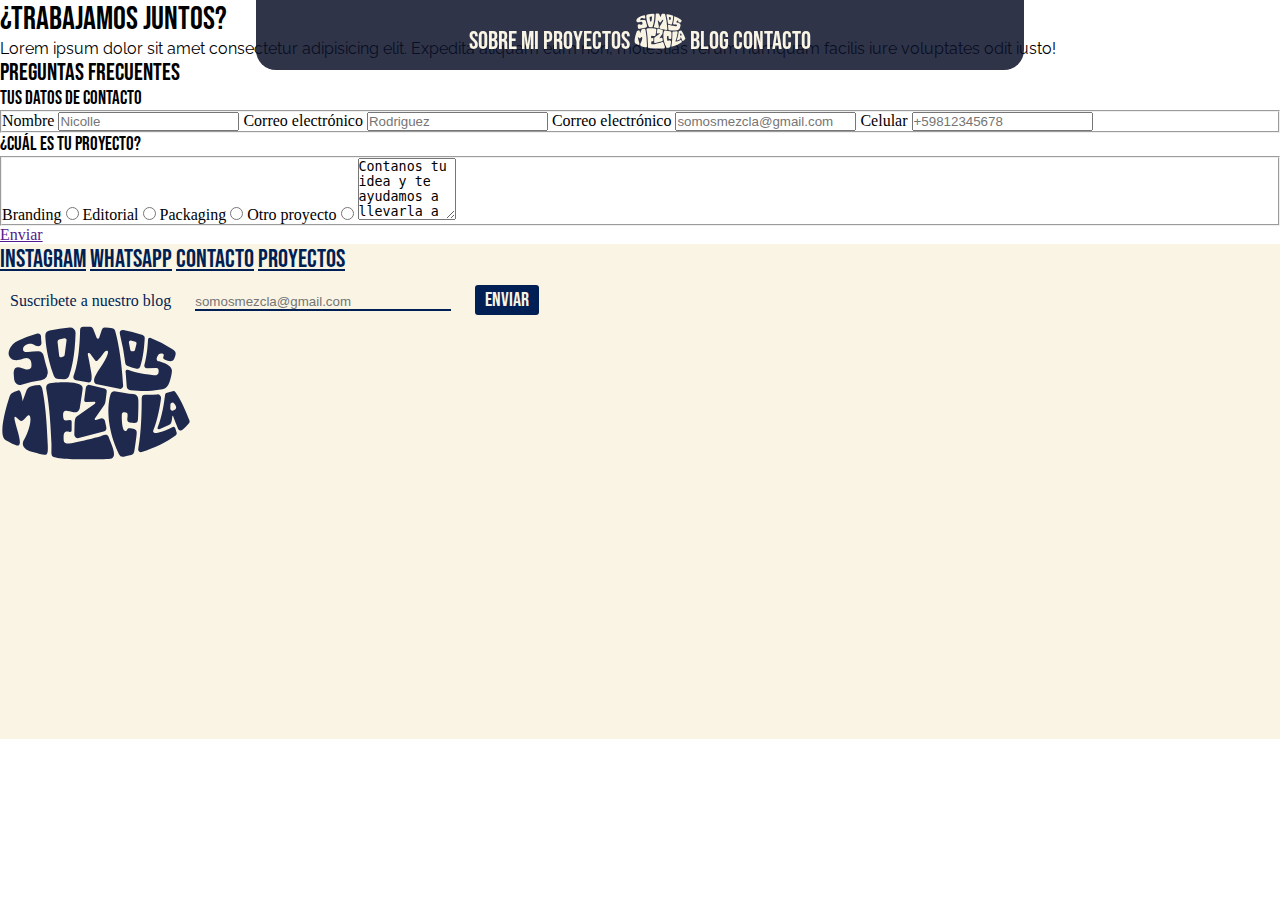
<file: html/contacto.html>
<!DOCTYPE html>
<html lang="spa">
<head>
    <meta charset="UTF-8">
    <meta name="viewport" content="width=device-width, initial-scale=1.0">
    <title>Contacto | Somos Mezcla</title>
    <meta name="description" content="sitio web y portfolio de diseñadora gráfica">
    <meta name="keywords" content="diseño diseñografico grafico portfolio">
    <meta name="author" content="Nicolle Rodriguez">
    <link rel="stylesheet" href="../styles/styles.css">
    <link rel="preconnect" href="https://fonts.googleapis.com">
    <link rel="preconnect" href="https://fonts.gstatic.com" crossorigin>
    <link href="https://fonts.googleapis.com/css2?family=Raleway:ital,wght@0,100..900;1,100..900&display=swap" rel="stylesheet">
    <link rel="preconnect" href="https://fonts.googleapis.com">
    <link rel="preconnect" href="https://fonts.gstatic.com" crossorigin>
    <link href="https://fonts.googleapis.com/css2?family=Bebas+Neue&display=swap" rel="stylesheet">

    <link href="https://cdn.jsdelivr.net/npm/bootstrap@5.3.5/dist/css/bootstrap.min.css" rel="stylesheet" integrity="sha384-SgOJa3DmI69IUzQ2PVdRZhwQ+dy64/BUtbMJw1MZ8t5HZApcHrRKUc4W0kG879m7" crossorigin="anonymous">
</head>

<body>
    <header id="contact">
        <nav id="nav">
            <article>
                <a href="../index.html">SOBRE MI</a>
                <a href="./proyectos.html">PROYECTOS</a>
                <a href="../index.html"> <img src="../img/logo_principal_05.svg" alt=""> </a>
                <a href="">BLOG</a>
                <a href="./contacto.html" target="_blank">CONTACTO</a>
            </article>        
        </nav>
        
        <section>
            <h1>¿Trabajamos juntos?</h1>
            <p>Lorem ipsum dolor sit amet consectetur adipisicing elit. Expedita aliquam eum non, molestias rerum numquam facilis iure voluptates odit iusto!</p>
        </section>  
    </header>

    <main>
        <section class="FAQ">
            <h2>Preguntas frecuentes</h2>
            <div>
                
            </div>
        </section>

        <section>
            <form action="">
                <div class="datos">
                    <h3>Tus datos de contacto</h3>
                    <fieldset>
                        <label for="name">Nombre</label>
                        <input id="name" type="text" placeholder="Nicolle">

                        <label for="surname">Correo electrónico</label>
                        <input id="surname" type="text" placeholder="Rodriguez">
                            
                        <label for="mail">Correo electrónico</label>
                        <input id="mail" type="email" placeholder="somosmezcla@gmail.com">

                        <label for="phone">Celular</label>
                        <input id="phone" type="number" placeholder="+59812345678">
                    </fieldset>
                </div>

                <div class="tipo-proyecto">
                    <h3>¿Cuál es tu proyecto?</h3>
                    <fieldset>
                        <label for="branding">Branding</label>
                        <input id="branding" type="radio">

                        <label for="editorial">Editorial</label>
                        <input id="editorial" type="radio">

                        <label for="packaging">Packaging</label>
                        <input id="packaging" type="radio">

                        <label for="other">Otro proyecto</label>
                        <input id="other" type="radio">
                        <label for="textarea">
                            <textarea name="mensaje" id="" cols="10" rows="4">Contanos tu idea y te ayudamos a llevarla a cabo</textarea>
                        </label> 
                    </fieldset>
                </div>
                <a href="" class="button">Enviar</a>        
            </form>       
        </section>
    </main>

    <footer>
        <div>
            <a href="">INSTAGRAM</a>
            <a href="">WHATSAPP</a>
            <a href="./html/contacto.html" target="_blank">CONTACTO</a>
            <a href="./html/proyectos.html">PROYECTOS</a>
        </div>

        <div>
            <div> 
                <form action="">
                    <label for="mail">Suscribete a nuestro blog</label>
                    <input id="mail" type="email" placeholder="somosmezcla@gmail.com" class="mail">
        
                    <input type="submit" value="Enviar" class="button02">
                </form>
            </div>
        </div>

        <a href="#home"><img src="../img/logo_principal_02.svg" alt="logo-empresa"></a>
    </footer>

    <script src="https://cdn.jsdelivr.net/npm/bootstrap@5.3.5/dist/js/bootstrap.bundle.min.js" integrity="sha384-k6d4wzSIapyDyv1kpU366/PK5hCdSbCRGRCMv+eplOQJWyd1fbcAu9OCUj5zNLiq" crossorigin="anonymous"></script>
</body>
</html>
</file>
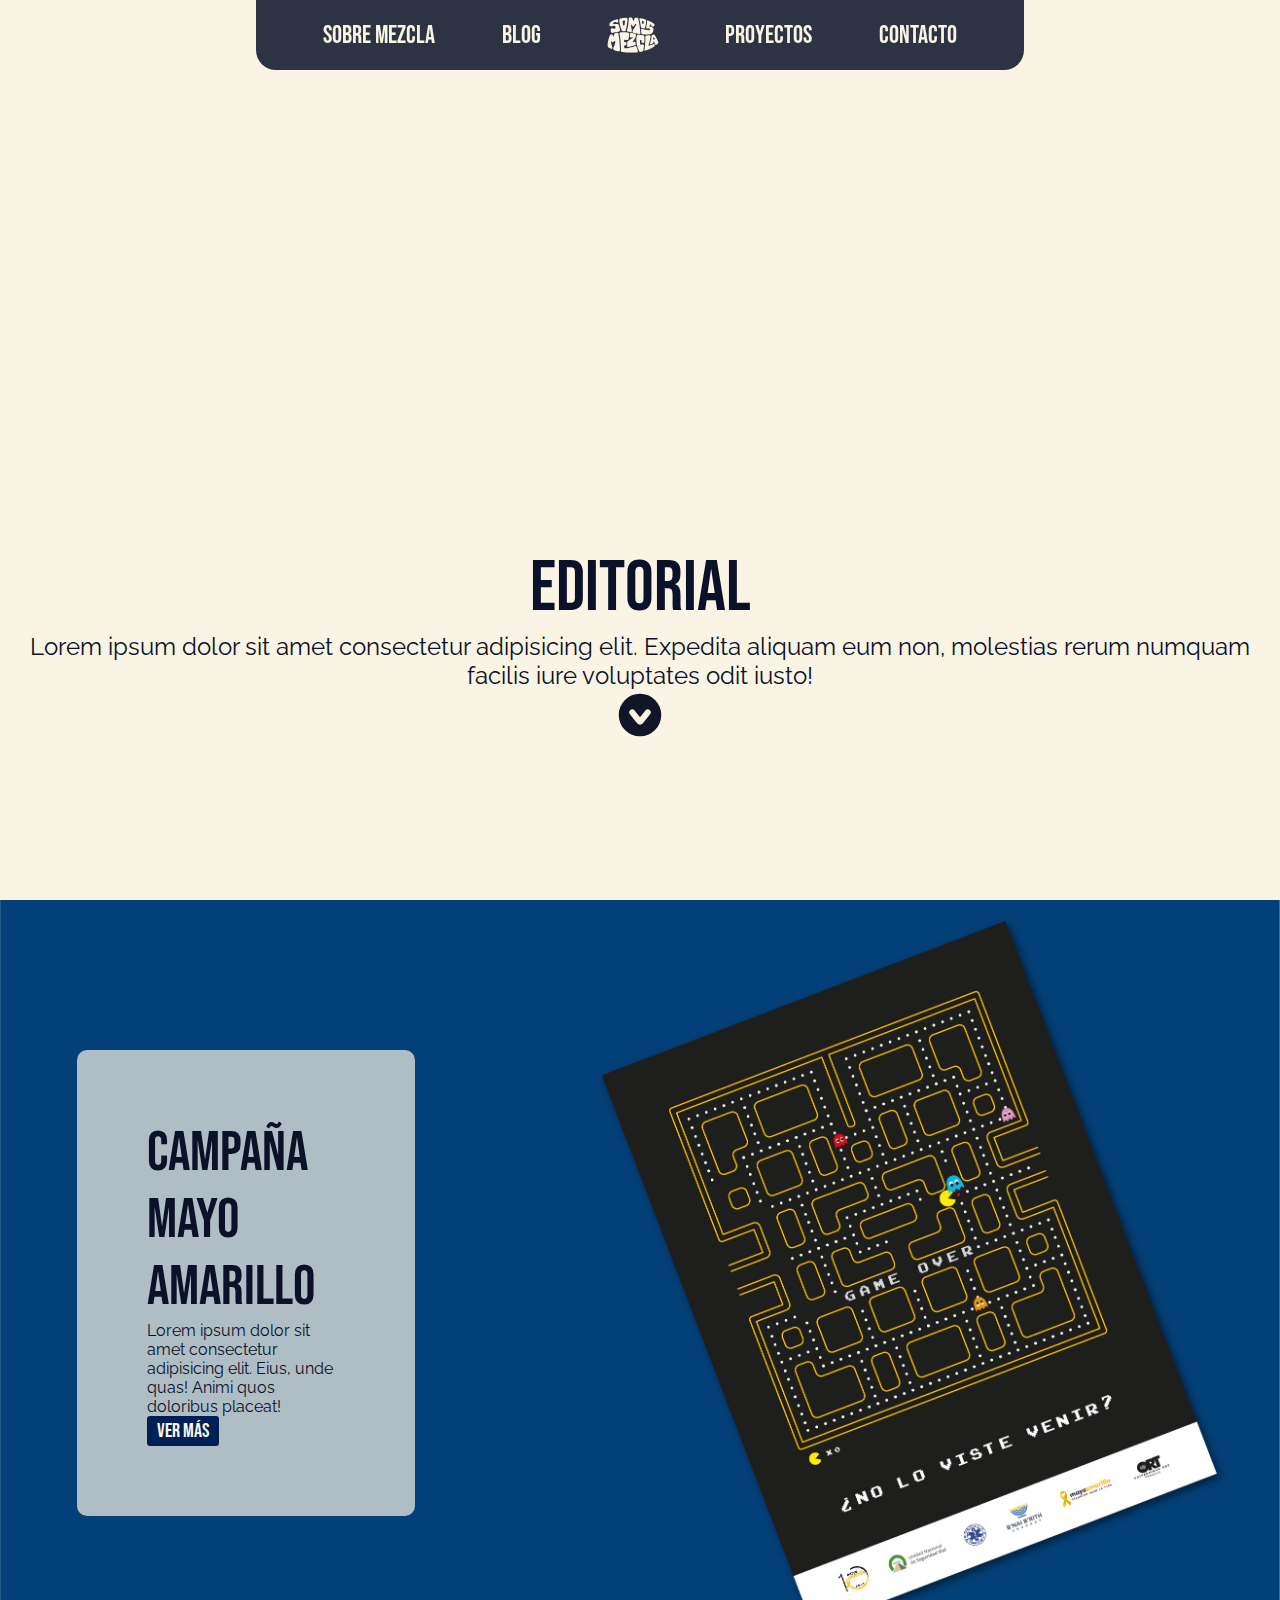
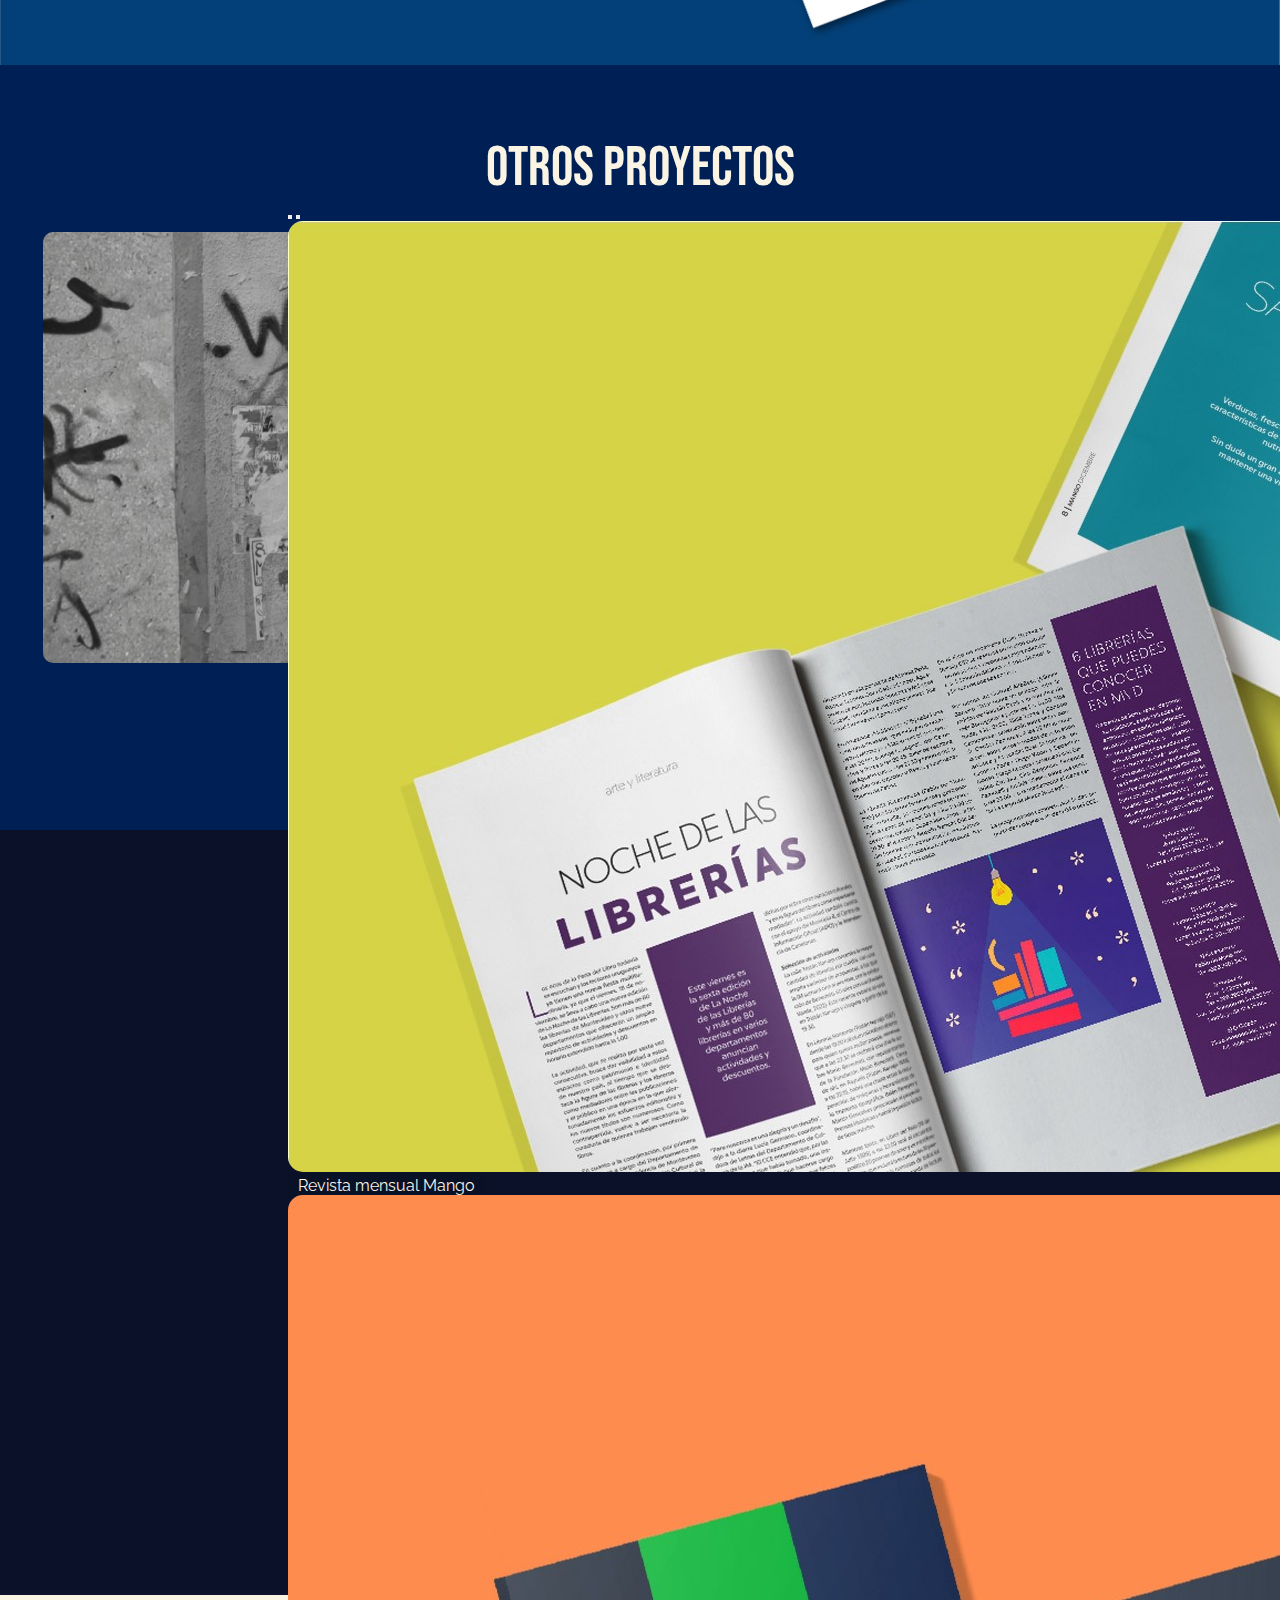
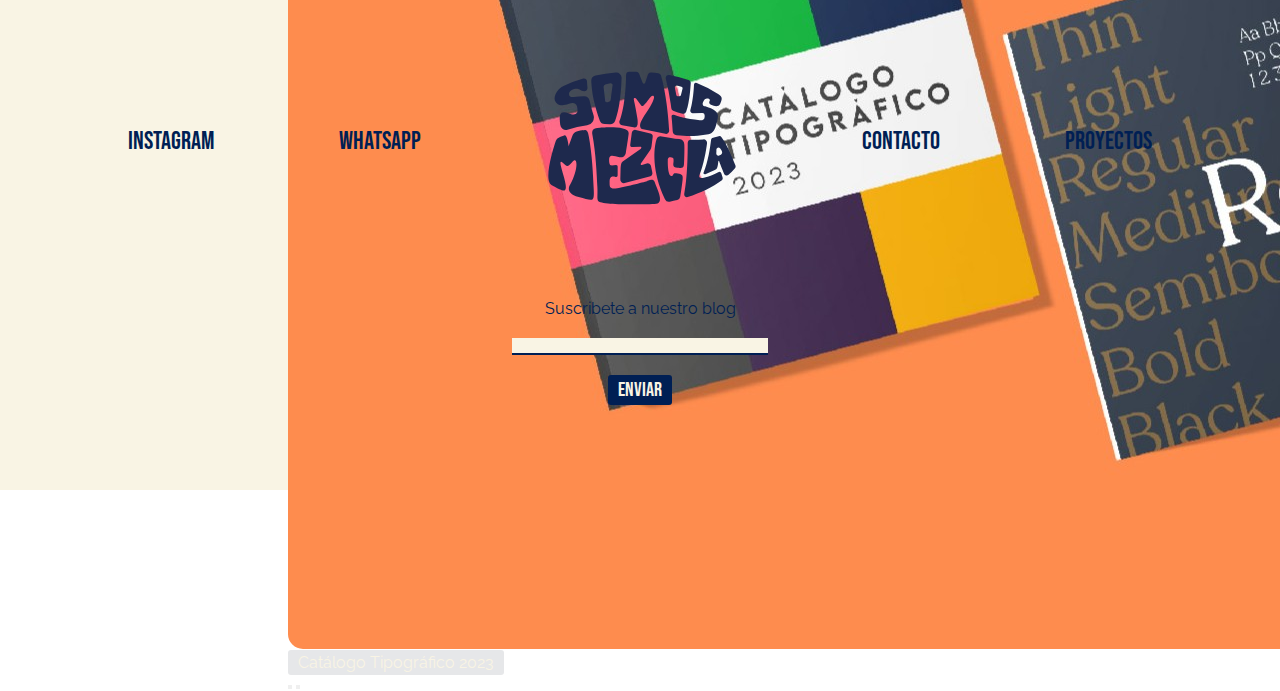
<file: html/editorial.html>
<!DOCTYPE html>
<html lang="spa">
<head>
    <meta charset="UTF-8">
    <meta name="viewport" content="width=device-width, initial-scale=1.0">
    <title>Editorial | Somos Mezcla</title>
    <meta name="description" content="sitio web y portfolio de diseñadora gráfica">
    <meta name="keywords" content="diseño diseñografico grafico portfolio">
    <meta name="author" content="Nicolle Rodriguez">
    <link rel="stylesheet" href="../styles/styles.css">
    <link rel="preconnect" href="https://fonts.googleapis.com">
    <link rel="preconnect" href="https://fonts.gstatic.com" crossorigin>
    <link href="https://fonts.googleapis.com/css2?family=Raleway:ital,wght@0,100..900;1,100..900&display=swap" rel="stylesheet">
    <link rel="preconnect" href="https://fonts.googleapis.com">
    <link rel="preconnect" href="https://fonts.gstatic.com" crossorigin>
    <link href="https://fonts.googleapis.com/css2?family=Bebas+Neue&display=swap" rel="stylesheet">

    <link href="https://cdn.jsdelivr.net/npm/bootstrap@5.3.5/dist/css/bootstrap.min.css" rel="stylesheet" integrity="sha384-SgOJa3DmI69IUzQ2PVdRZhwQ+dy64/BUtbMJw1MZ8t5HZApcHrRKUc4W0kG879m7" crossorigin="anonymous">
</head>

<body id="editorial">
    <header id="edit">
        <div class="nav-absolute">
            <nav id="nav">
                <a href="../index.html">SOBRE MEZCLA</a>
                <a href="https://open.spotify.com/intl-es/album/4FviRd7FubuuGNVt2qME1G?si=CiFgFloNQ7qGhPf2UyQOBg">BLOG</a>
                <a href="" class="flex"> <img src="../img/logo_principal_05.svg" alt=""></a>
                <a href="#proy">PROYECTOS</a>
                <a href="./contacto.html" target="_blank">CONTACTO</a>
            </nav>
        </div>

        <section class="intro-editorial">
            <div class="flex-center">
                <h1>EDITORIAL</h1>
                <p class="p-intro">Lorem ipsum dolor sit amet consectetur adipisicing elit. Expedita aliquam eum non, molestias rerum numquam facilis iure voluptates odit iusto!</p>
                <img src="../img/boton_flecha_01.svg" alt="" class="intro-flecha">
            </div>
        </section>  
    </header>
          
    <main>
        <div>
            <section class="mayo-amarillo subclase">
                <div class="flex10">
                    <article class="flex8">
                        <h2>Campaña <br> Mayo Amarillo</h2>
                        <p>Lorem ipsum dolor sit amet consectetur adipisicing elit. Eius, unde quas! Animi quos doloribus placeat!</p>
                        <a href="" class="button02">ver más</a>
                    </article>
                </div>
            </section>

            <section class="rebxlib subclase">
                <img src="../img/rebxlib.jpg" alt="">
                <article>
                    <h2>Rebelión x Libertad</h2>
                    <p>Lorem ipsum dolor sit amet consectetur adipisicing elit. Eius, unde quas! Animi quos doloribus placeat!</p>
                    <a href="./rebelionxlibertad.html" class="button01">ver más</a>
                </article>
            </section>

            <section class="edit-proyectos subclase">
                <h2>Otros proyectos</h2>
                <div id="carouselExampleCaptions" class="carousel slide">
                    <div class="carousel-indicators">
                        <button type="button" data-bs-target="#carouselExampleCaptions" data-bs-slide-to="0" class="active"aria-current="true" aria-label="Slide 1"></button>
                        <button type="button" data-bs-target="#carouselExampleCaptions" data-bs-slide-to="1" aria-label="Slide 2"></button>
                    </div>
                    <div class="carousel-inner">
                        <div class="carousel-item active">
                            <img src="../img/mango.jpg" class="d-block w-100" alt="...">
                            <div class="carousel-caption d-none d-md-block">
                                <a href="" class="button03">Revista mensual Mango</a>
                            </div>
                        </div>
                        <div class="carousel-item">
                            <img src="../img/cat-tipografico.jpg" class="d-block w-100" alt="...">
                            <div class="carousel-caption d-none d-md-block">
                                <a href="" class="button03">Catálogo Tipográfico 2023</a>
                            </div>
                        </div>
                    </div>
                    <button class="carousel-control-prev" type="button" data-bs-target="#carouselExampleCaptions"
                        data-bs-slide="prev">
                        <span class="carousel-control-prev-icon" aria-hidden="true"></span>
                        <span class="visually-hidden"></span>
                    </button>
                    <button class="carousel-control-next" type="button" data-bs-target="#carouselExampleCaptions"
                        data-bs-slide="next">
                        <span class="carousel-control-next-icon" aria-hidden="true"></span>
                        <span class="visually-hidden"></span>
                    </button>
                </div>
            </section>

        
        </div>
    </main>

    <footer class="flex-center">
        <div class="flex">
            <a href="">INSTAGRAM</a>
            <a href="">WHATSAPP</a>
            <a href="../index.html"><img src="../img/logo_principal_02.svg" alt="logo-empresa"></a>
            <a href="./html/contacto.html" target="_blank">CONTACTO</a>
            <a href="./html/proyectos.html">PROYECTOS</a>
        </div>

        <div>
            <form action="" class="flex-center">
                <label for="mail">Suscribete a nuestro blog</label>
                <input id="mail" type="email" placeholder="" class="mail">
                <input type="submit" value="Enviar" class="button02">
            </form>
        </div>
    </footer>

    <script src="https://cdn.jsdelivr.net/npm/bootstrap@5.3.5/dist/js/bootstrap.bundle.min.js" integrity="sha384-k6d4wzSIapyDyv1kpU366/PK5hCdSbCRGRCMv+eplOQJWyd1fbcAu9OCUj5zNLiq" crossorigin="anonymous"></script>
</body>
</html>
</file>
<file: styles/styles.css>
/* generales */
*{
    margin: 0px;
    padding: 0px;
    box-sizing: border-box;
}
html{
    scroll-behavior: smooth;
}
ul{
    list-style: none;
}
:root{
    --main-color:rgb(0, 31, 84);
    --main-color-2: rgb(10, 17, 40);
    --main-color-3: rgb(3, 64, 120);
    --main-color-4: rgb(18, 130, 162);
    --main-color-5: rgb(249, 244, 228);
}

/* flex */
.flex{
    display: flex;
}

.flex-center{
    display: flex;
    flex-direction: column;
    align-items: center;
    justify-content: space-evenly;
}

.flex-left{
    display: flex;
    flex-direction: column;
    align-items:flex-end;
}

.flex-right{
    display: flex;
    flex-direction: column;
    align-items:flex-start;
    justify-content:end;
}

.flex8{
    display: flex;
    flex-direction: column;
    align-items:baseline;
    justify-content: space-evenly;
}

.flex9{
    display: flex;
    flex-wrap: wrap;
    justify-content: center;
}
.flex9 div{
    width: 20%;
}
.flex10{
    display: flex;
    flex-direction: column;
    align-items:flex-start;
    justify-content:center;
    width: 100vw;
}


/* nav, header */
.nav-absolute{
    position: absolute;
}
#nav{
    position: fixed;
    left: 20%;
    top: 0px;
    background-color: rgba(10, 17, 40, 85%);
    display: flex;
    height: 70px;
    width: 60%;
    justify-content:space-evenly;
    align-items: center;
    border-radius: 0px 0px 20px 20px;
}
#nav a{
    color: var(--main-color-5);
    font-family: "Bebas Neue", serif;
    font-weight: light;
    font-size: 25px;
}
#home header{
    background-image: url(../img/vid-azulejos.gif);
    height: 100vh;
    background-size: cover;
    display: flex;
    align-items: center;
    justify-content: center;
}

/* sections */
.intro-home, .intro-proyectos, .intro-editorial{
    background-color: var(--main-color-5);
    color: var(--main-color-2);
    text-align: center;
    height: 100vh;
    display: flex;   
    align-items: center;
    justify-content: center;
}
.intro-proyectos{
    background-image: url(../img/vid-azulejos.gif); /* CAMBIAR FONDO */
    background-position: center;
    background-size: cover;
}
#sobre-mezcla, .editorial, .mayo-amarillo{
    background-position: center;
    background-size: cover;
    font-weight: light;
    padding: 6%;
    height: 100vh;
    display: flex;
}
#sobre-mezcla{
    background-image:url(../img/back-flores-31.jpg);    
}
.ultimos-proyectos{
    display: flex;
    background-color: var(--main-color);
    color: var(--main-color-5);
    height: 80vh;
}
.subclase{
    height: 85vh;
}
.branding{
    background-color: var(--main-color-2);
    display: flex;
    align-items: center;
    justify-content: space-evenly;
}
.editorial{
    background-image:url(../img/branding_background.jpg);    
}
.mayo-amarillo{
    background-image: url(../img/mayo-amarillo.jpg);
}
.packaging{
    display: flex;
    align-items: center;
    justify-content: space-evenly;
}
.rebxlib{
    background-color: var(--main-color);
    display: flex;
    align-items: center;
    justify-content: space-evenly;
}
.edit-proyectos{
    display: flex;
    flex-direction: column;
    align-items: center;
    justify-content: center;
    background-color: var(--main-color-2);
}

/* article, div */
#sobre-mezcla article{
    background-color: rgba(19, 20, 39, 80%);
    color: var(--main-color-5);
    border-radius: 10px;
    padding: 70px;
    max-width: 40%;
    height: 90%;
}
.ultimos-proyectos article{
    flex-direction: column;
    align-items: center;
    max-width: 250px;
    padding-top: 20px;
}
.editorial article, .branding article, .packaging article, .mayo-amarillo article, .rebxlib article{
    border-radius: 10px;
    padding: 70px;
    width: 30%;
}
.branding article, .rebxlib article{
    color: var(--main-color-5);
}
.editorial article, .mayo-amarillo article{
    background-color: rgb(249, 244, 228, 70%);
    color: var(--main-color-2);
}
.packaging article{
    background-color: rgba(19, 20, 39, 80%);
    color: var(--main-color-5);
}
.packaging div{
    width: 90vw;
}
.intro-proyectos div{
    margin-top: 30%;
    color: var(--main-color-5);
}
.intro-editorial div{
    margin-top: 30%;
}
#carouselExampleCaptions{
    width: 55vw;
}
.carousel-item img{
    border-radius: 15px;
}

/* H, p, a, span */
#home, #contact, #proyectos, #editorial{
    font-family: "Raleway", sans-serif;
}
#home a, #contact a, #proyectos a, #editorial a{
    text-decoration: none;
}
h1, h2, h3{
    font-family: "Bebas Neue", serif;
    font-weight: lighter;
}
#home h1, #proyectos h1, #editorial h1{
    font-size: 4.5rem;
}
#home h2, #proyectos h2, #editorial h2{
    font-size: 3.5rem;
}
#home h3, #proyectos h3, #editorial h3{
    font-size: 2rem;
}
.p-intro{
    font-size: 1.5rem;
}
.intro-home p{
    max-width: 60vw;
}
.intro-home span{
    font-style: italic;
}
.ultimos-proyectos p, .ultimos-proyectos h3{
    text-align: center;
}
.edit-proyectos h2{
    color: var(--main-color-5);
}

/* button */
.button00{
    background-color: var(--main-color-5);
    font-family: "Bebas Neue", serif;
    font-size: 30px;
    color: var(--main-color-2);
    border: none;
    border-radius: 3px;
    padding: 6px 16px;
}
.button01{
    background-color: var(--main-color-5);
    font-family: "Bebas Neue", serif;
    font-size: 20px;
    color: var(--main-color-2);
    border: none;
    border-radius: 3px;
    padding: 3px 10px;
}
.button02{
    background-color: var(--main-color);
    font-family: "Bebas Neue", serif;
    font-size: 20px;
    color: var(--main-color-5);
    border: none;
    border-radius: 3px;
    padding: 3px 10px;
}
.button03{
    background-color: rgba(10, 17, 40, 10%);
    font-family: "Raleway", sans-serif;
    font-size: 1rem;
    color: var(--main-color-5);
    border: none;
    border-radius: 3px;
    padding: 3px 10px;
}
.button00:hover, .button01:hover, .button02:hover, .button03:hover{
    background-color: var(--main-color-4);
    color: var(--main-color-5);
}


/* img, video */
#nav a img{
    width: 4vw;
}
.logo-principal{
    width: 45vw;
}
.ultimos-proyectos img{
    max-width: 250px;
    border-radius: 10px;
}
.intro-flecha{
    max-width: 50px;
}
.branding img, .rebxlib img{
    border-radius: 10px;
    max-width: 60%;
}
.packaging{
    background-image: url(../img/vid-azulejos.gif); /* CAMBIAR FONDO */
    background-position: center;
    background-size: cover;
}



/* footer */
footer{
    background-color: var(--main-color-5);
    height: 55vh;
}
footer img{
    width: 15vw;
}
footer div a, footer form{
    color: var(--main-color);
}
footer div a{
    font-family: "Bebas Neue", serif;
    font-size: 25px;
}
footer label, footer input{
    margin: 10px;
}
footer input{
    border: none;
}
.mail{
    border-bottom: 2px #001F54 solid;
    background-color: var(--main-color-5);
    width: 20vw;
}
footer .flex{
    width: 80%;
    justify-content:space-between;
    align-items: center;
}
</file>
